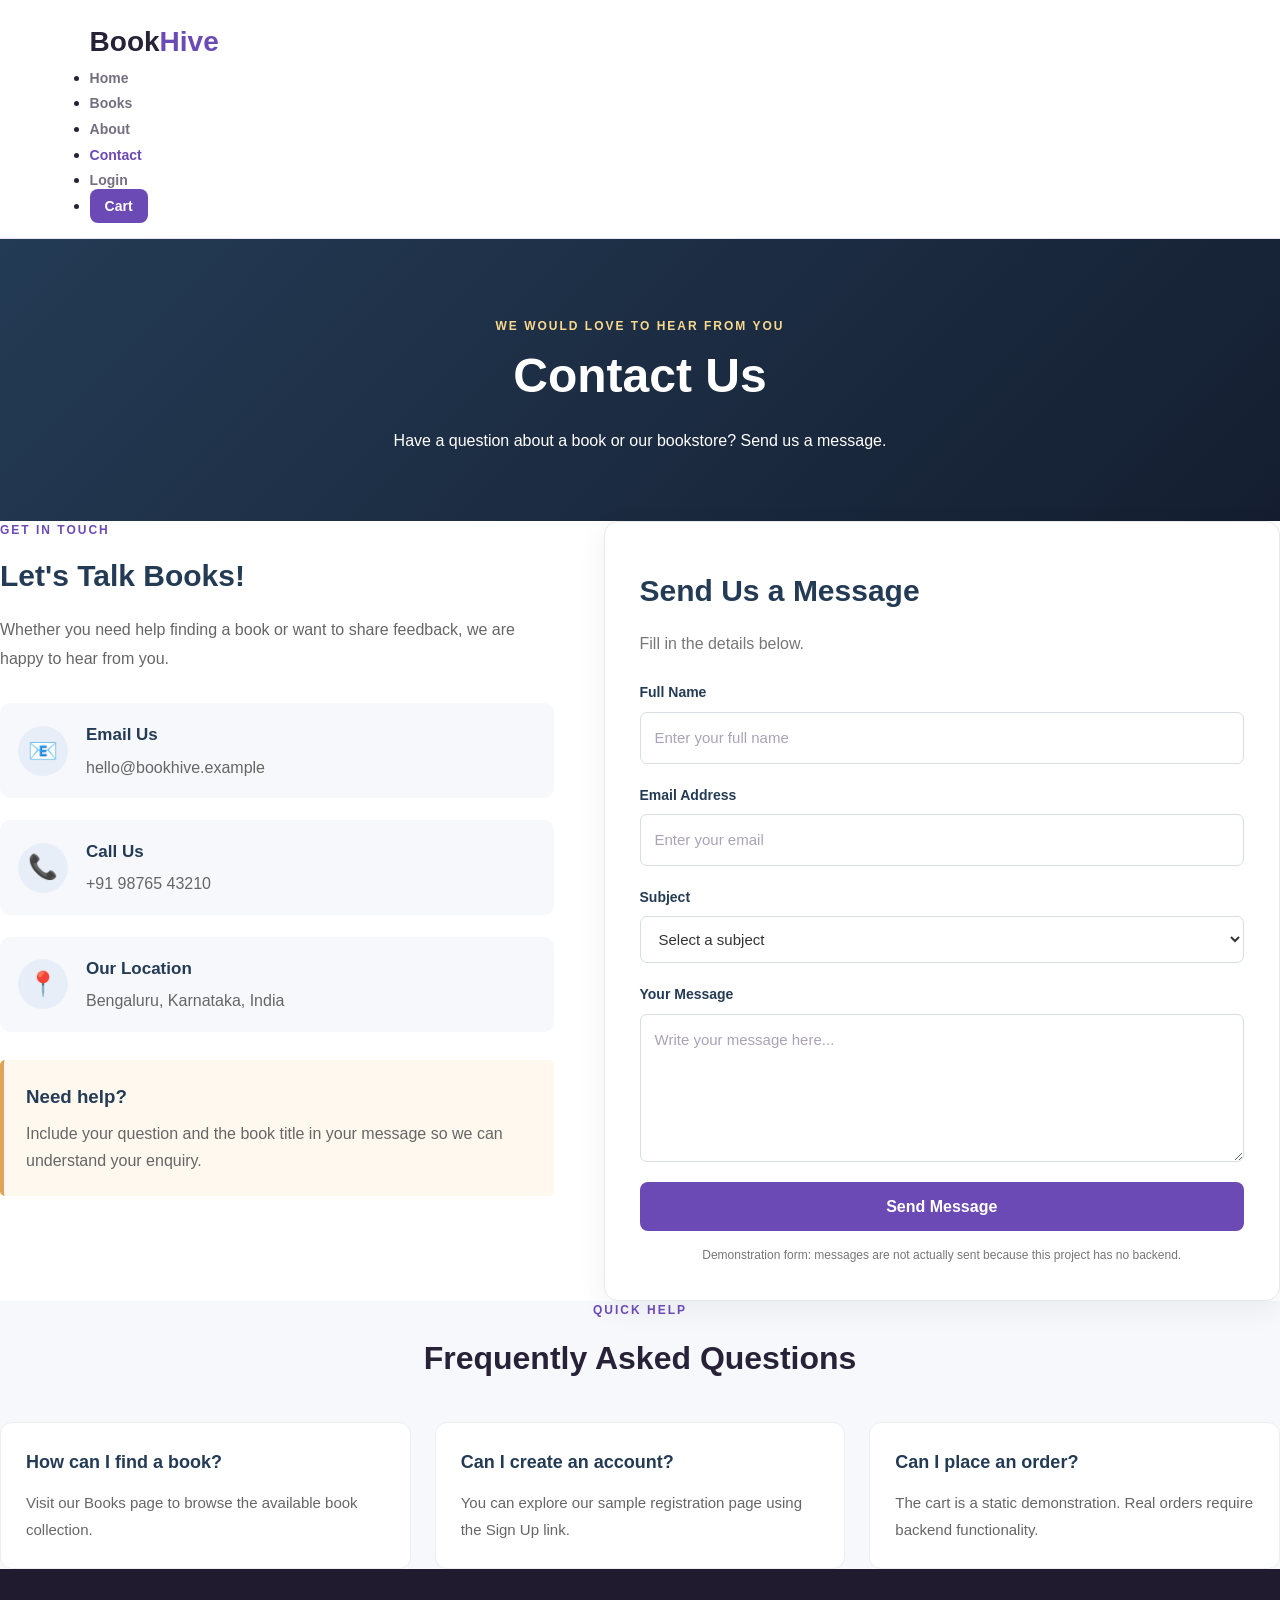
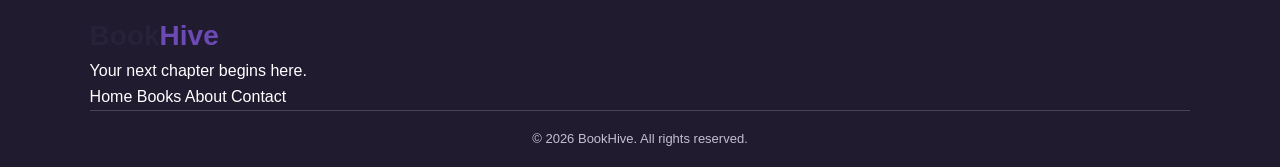
<file: contact.html>
<!DOCTYPE html>
<html lang="en">
<head>
    <meta charset="UTF-8">
    <meta name="viewport" content="width=device-width, initial-scale=1.0">
    <title>Contact Us | BookHive</title>
    <link rel="stylesheet" href="css/style.css">
</head>
<body>

    <!-- Navigation Bar -->
    <header class="navbar">
        <div class="container nav-container">
            <a href="index.html" class="logo">Book<span>Hive</span></a>

            <nav>
                <ul class="nav-links">
                    <li><a href="index.html">Home</a></li>
                    <li><a href="books.html">Books</a></li>
                    <li><a href="about.html">About</a></li>
                    <li><a href="contact.html" class="active">Contact</a></li>
                    <li><a href="login.html">Login</a></li>
                    <li><a href="cart.html" class="cart-link">Cart</a></li>
                </ul>
            </nav>
        </div>
    </header>

    <main>

        <!-- Contact Banner -->
        <section class="page-banner contact-banner">
            <div class="container">
                <p class="eyebrow">WE WOULD LOVE TO HEAR FROM YOU</p>
                <h1>Contact Us</h1>
                <p>
                    Have a question about a book or our bookstore?
                    Send us a message.
                </p>
            </div>
        </section>

        <!-- Contact Information and Form -->
        <section class="contact-section section-padding">
            <div class="container contact-layout">

                <!-- Contact Details -->
                <div class="contact-info">
                    <p class="eyebrow">GET IN TOUCH</p>
                    <h2>Let's Talk Books!</h2>

                    <p class="contact-description">
                        Whether you need help finding a book or want to
                        share feedback, we are happy to hear from you.
                    </p>

                    <div class="contact-info-card">
                        <div class="contact-icon">📧</div>
                        <div>
                            <h3>Email Us</h3>
                            <p>hello@bookhive.example</p>
                        </div>
                    </div>

                    <div class="contact-info-card">
                        <div class="contact-icon">📞</div>
                        <div>
                            <h3>Call Us</h3>
                            <p>+91 98765 43210</p>
                        </div>
                    </div>

                    <div class="contact-info-card">
                        <div class="contact-icon">📍</div>
                        <div>
                            <h3>Our Location</h3>
                            <p>Bengaluru, Karnataka, India</p>
                        </div>
                    </div>

                    <div class="contact-note">
                        <h3>Need help?</h3>
                        <p>
                            Include your question and the book title
                            in your message so we can understand
                            your enquiry.
                        </p>
                    </div>
                </div>

                <!-- Contact Form -->
                <div class="contact-form-card">
                    <h2>Send Us a Message</h2>
                    <p class="form-intro">
                        Fill in the details below.
                    </p>

                    <form action="#" method="get">

                        <div class="form-group">
                            <label for="contact-name">Full Name</label>
                            <input
                                type="text"
                                id="contact-name"
                                name="name"
                                placeholder="Enter your full name"
                                required>
                        </div>

                        <div class="form-group">
                            <label for="contact-email">Email Address</label>
                            <input
                                type="email"
                                id="contact-email"
                                name="email"
                                placeholder="Enter your email"
                                required>
                        </div>

                        <div class="form-group">
                            <label for="contact-subject">Subject</label>
                            <select
                                id="contact-subject"
                                name="subject"
                                required>
                                <option value="">Select a subject</option>
                                <option value="book-enquiry">Book Enquiry</option>
                                <option value="order-support">Order Support</option>
                                <option value="feedback">Feedback</option>
                                <option value="other">Other</option>
                            </select>
                        </div>

                        <div class="form-group">
                            <label for="contact-message">Your Message</label>
                            <textarea
                                id="contact-message"
                                name="message"
                                rows="5"
                                placeholder="Write your message here..."
                                required></textarea>
                        </div>

                        <button type="submit" class="btn btn-primary">
                            Send Message
                        </button>

                        <p class="form-disclaimer">
                            Demonstration form: messages are not actually
                            sent because this project has no backend.
                        </p>

                    </form>
                </div>

            </div>
        </section>

        <!-- Frequently Asked Questions -->
        <section class="contact-faq section-padding">
            <div class="container">
                <div class="section-heading">
                    <p class="eyebrow">QUICK HELP</p>
                    <h2>Frequently Asked Questions</h2>
                </div>

                <div class="faq-grid">

                    <article class="faq-card">
                        <h3>How can I find a book?</h3>
                        <p>
                            Visit our Books page to browse the
                            available book collection.
                        </p>
                    </article>

                    <article class="faq-card">
                        <h3>Can I create an account?</h3>
                        <p>
                            You can explore our sample registration
                            page using the Sign Up link.
                        </p>
                    </article>

                    <article class="faq-card">
                        <h3>Can I place an order?</h3>
                        <p>
                            The cart is a static demonstration.
                            Real orders require backend functionality.
                        </p>
                    </article>

                </div>
            </div>
        </section>

    </main>

    <!-- Footer -->
    <footer class="footer">
        <div class="container footer-container">
            <div class="footer-brand">
                <a href="index.html" class="logo">Book<span>Hive</span></a>
                <p>Your next chapter begins here.</p>
            </div>

            <div class="footer-links">
                <a href="index.html">Home</a>
                <a href="books.html">Books</a>
                <a href="about.html">About</a>
                <a href="contact.html">Contact</a>
            </div>

            <p class="copyright">
                &copy; 2026 BookHive. All rights reserved.
            </p>
        </div>
    </footer>

</body>
</html>
</file>
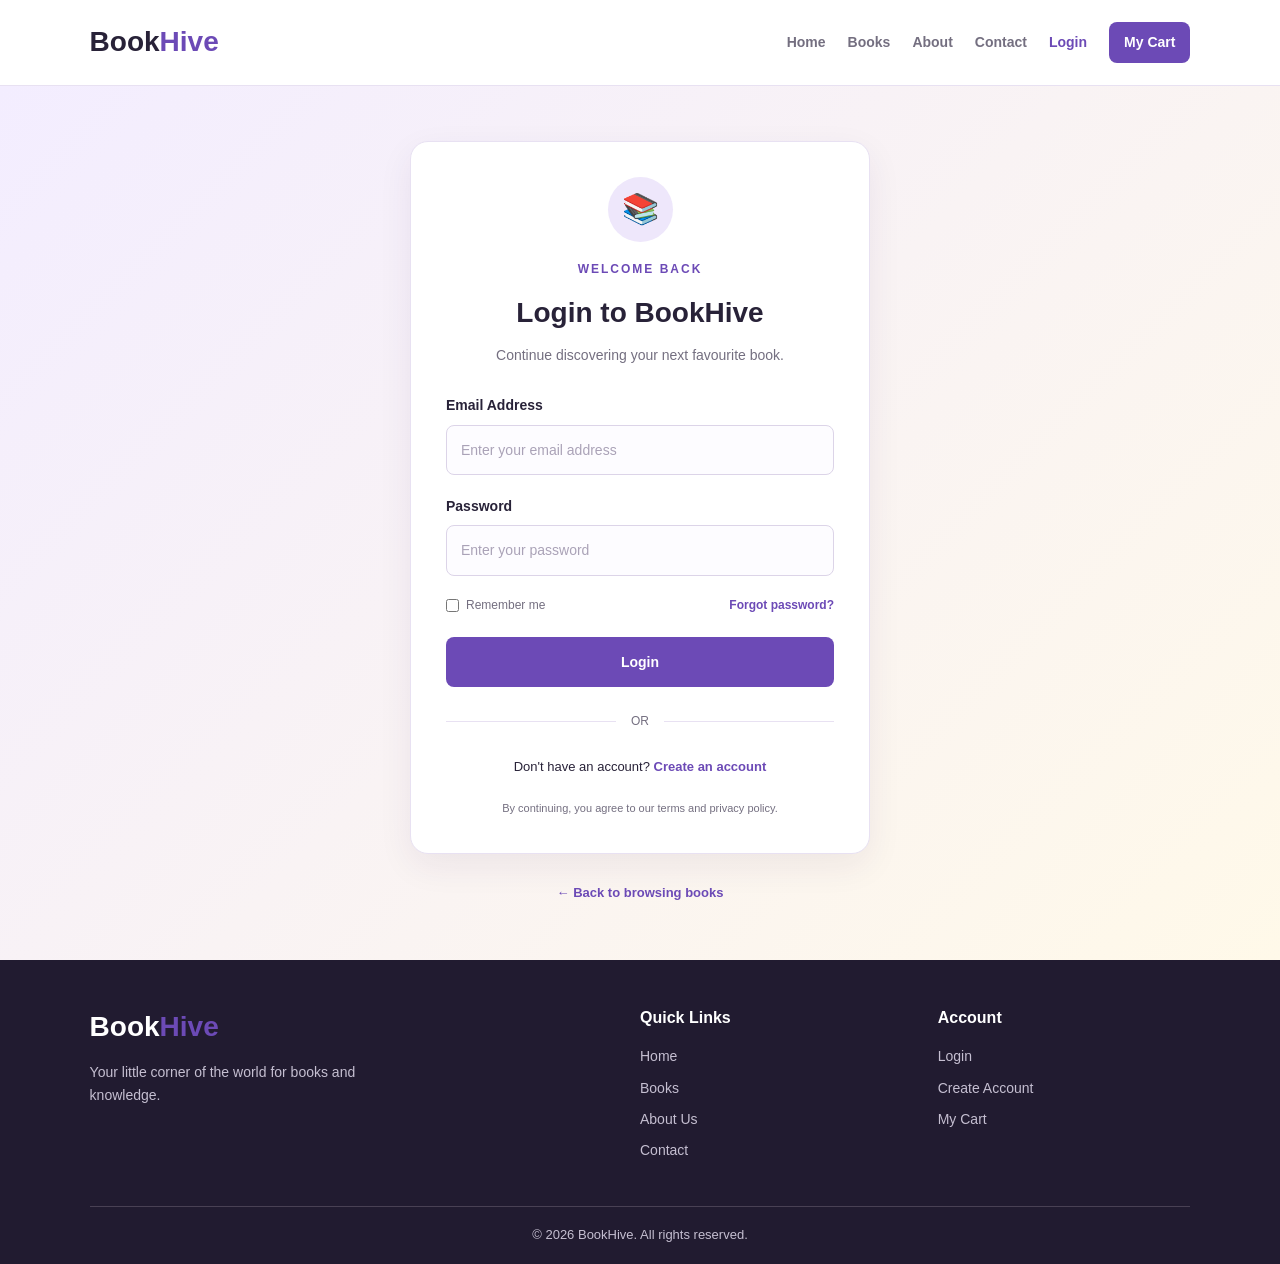
<file: login.html>
<!DOCTYPE html>
<html lang="en">
<head>
    <meta charset="UTF-8">
    <meta name="viewport" content="width=device-width, initial-scale=1.0">
    <title>Login | BookHive</title>
    <link rel="stylesheet" href="css/style.css">
</head>
<body>

    <!-- Navigation -->
    <header class="navbar">
        <a href="index.html" class="logo">Book<span>Hive</span></a>

        <nav>
            <a href="index.html">Home</a>
            <a href="books.html">Books</a>
            <a href="about.html">About</a>
            <a href="contact.html">Contact</a>
            <a href="login.html" class="active">Login</a>
            <a href="cart.html" class="cart-link">My Cart</a>
        </nav>
    </header>

    <!-- Login Page -->
    <main class="auth-page">

        <section class="auth-card">

            <div class="auth-heading">
                <div class="auth-icon">📚</div>
                <p class="eyebrow">WELCOME BACK</p>
                <h1>Login to BookHive</h1>
                <p>Continue discovering your next favourite book.</p>
            </div>

            <form action="#" method="get">

                <div class="form-group">
                    <label for="email">Email Address</label>
                    <input
                        type="email"
                        id="email"
                        name="email"
                        placeholder="Enter your email address"
                        autocomplete="email"
                        required>
                </div>

                <div class="form-group">
                    <label for="password">Password</label>
                    <input
                        type="password"
                        id="password"
                        name="password"
                        placeholder="Enter your password"
                        autocomplete="current-password"
                        required
                        minlength="6">
                </div>

                <div class="form-options">
                    <label class="remember-option">
                        <input type="checkbox" name="remember">
                        <span>Remember me</span>
                    </label>

                    <a href="contact.html" class="forgot-link">
                        Forgot password?
                    </a>
                </div>

                <button type="submit" class="btn btn-primary btn-full">
                    Login
                </button>

            </form>

            <div class="auth-divider">
                <span>OR</span>
            </div>

            <p class="auth-switch">
                Don't have an account?
                <a href="signup.html">Create an account</a>
            </p>

            <p class="auth-terms">
                By continuing, you agree to our terms and privacy policy.
            </p>

        </section>

        <div class="auth-back">
            <a href="books.html">← Back to browsing books</a>
        </div>

    </main>

    <!-- Footer -->
    <footer class="footer">
        <div class="footer-content">
            <div>
                <a href="index.html" class="logo footer-logo">
                    Book<span>Hive</span>
                </a>
                <p>Your little corner of the world for books and knowledge.</p>
            </div>

            <div>
                <h3>Quick Links</h3>
                <a href="index.html">Home</a>
                <a href="books.html">Books</a>
                <a href="about.html">About Us</a>
                <a href="contact.html">Contact</a>
            </div>

            <div>
                <h3>Account</h3>
                <a href="login.html">Login</a>
                <a href="signup.html">Create Account</a>
                <a href="cart.html">My Cart</a>
            </div>
        </div>

        <div class="copyright">
            <p>&copy; 2026 BookHive. All rights reserved.</p>
        </div>
    </footer>

</body>
</html>
</file>
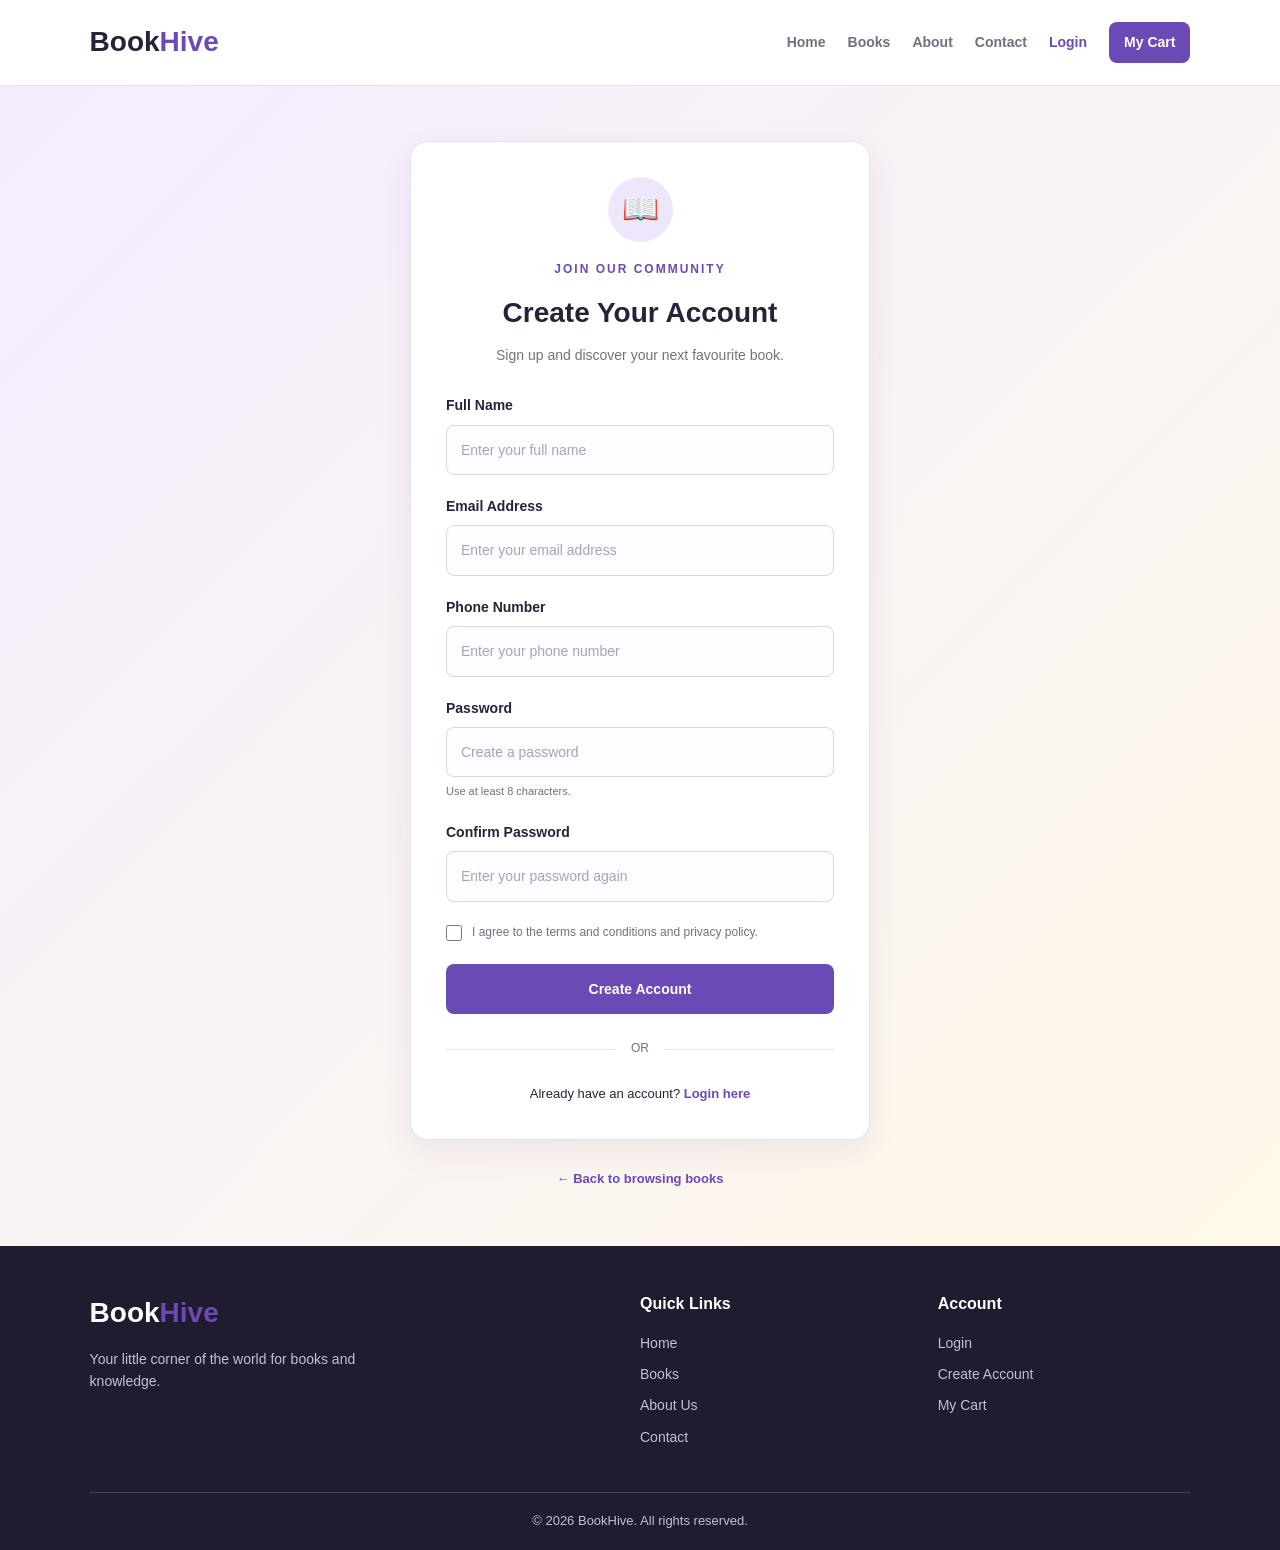
<file: signup.html>
<!DOCTYPE html>
<html lang="en">
<head>
    <meta charset="UTF-8">
    <meta name="viewport" content="width=device-width, initial-scale=1.0">
    <title>Create Account | BookHive</title>
    <link rel="stylesheet" href="css/style.css">
</head>
<body>

    <!-- Navigation -->
    <header class="navbar">
        <a href="index.html" class="logo">Book<span>Hive</span></a>

        <nav>
            <a href="index.html">Home</a>
            <a href="books.html">Books</a>
            <a href="about.html">About</a>
            <a href="contact.html">Contact</a>
            <a href="login.html" class="active">Login</a>
            <a href="cart.html" class="cart-link">My Cart</a>
        </nav>
    </header>

    <!-- Signup Page -->
    <main class="auth-page">

        <section class="auth-card">

            <div class="auth-heading">
                <div class="auth-icon">📖</div>
                <p class="eyebrow">JOIN OUR COMMUNITY</p>
                <h1>Create Your Account</h1>
                <p>Sign up and discover your next favourite book.</p>
            </div>

            <form action="#" method="get">

                <div class="form-group">
                    <label for="fullname">Full Name</label>
                    <input
                        type="text"
                        id="fullname"
                        name="fullname"
                        placeholder="Enter your full name"
                        autocomplete="name"
                        required
                        minlength="3">
                </div>

                <div class="form-group">
                    <label for="signup-email">Email Address</label>
                    <input
                        type="email"
                        id="signup-email"
                        name="email"
                        placeholder="Enter your email address"
                        autocomplete="email"
                        required>
                </div>

                <div class="form-group">
                    <label for="phone">Phone Number</label>
                    <input
                        type="tel"
                        id="phone"
                        name="phone"
                        placeholder="Enter your phone number"
                        autocomplete="tel"
                        pattern="[0-9]{10}"
                        title="Enter a 10-digit phone number"
                        required>
                </div>

                <div class="form-group">
                    <label for="signup-password">Password</label>
                    <input
                        type="password"
                        id="signup-password"
                        name="password"
                        placeholder="Create a password"
                        autocomplete="new-password"
                        minlength="8"
                        required>
                    <p class="field-help">Use at least 8 characters.</p>
                </div>

                <div class="form-group">
                    <label for="confirm-password">Confirm Password</label>
                    <input
                        type="password"
                        id="confirm-password"
                        name="confirm-password"
                        placeholder="Enter your password again"
                        autocomplete="new-password"
                        minlength="8"
                        required>
                </div>

                <div class="signup-terms">
                    <input type="checkbox" id="terms" name="terms" required>

                    <label for="terms">
                        I agree to the terms and conditions and privacy policy.
                    </label>
                </div>

                <button type="submit" class="btn btn-primary btn-full">
                    Create Account
                </button>

            </form>

            <div class="auth-divider">
                <span>OR</span>
            </div>

            <p class="auth-switch">
                Already have an account?
                <a href="login.html">Login here</a>
            </p>

        </section>

        <div class="auth-back">
            <a href="books.html">← Back to browsing books</a>
        </div>

    </main>

    <!-- Footer -->
    <footer class="footer">
        <div class="footer-content">
            <div>
                <a href="index.html" class="logo footer-logo">
                    Book<span>Hive</span>
                </a>
                <p>Your little corner of the world for books and knowledge.</p>
            </div>

            <div>
                <h3>Quick Links</h3>
                <a href="index.html">Home</a>
                <a href="books.html">Books</a>
                <a href="about.html">About Us</a>
                <a href="contact.html">Contact</a>
            </div>

            <div>
                <h3>Account</h3>
                <a href="login.html">Login</a>
                <a href="signup.html">Create Account</a>
                <a href="cart.html">My Cart</a>
            </div>
        </div>

        <div class="copyright">
            <p>&copy; 2026 BookHive. All rights reserved.</p>
        </div>
    </footer>

</body>
</html>
</file>
<file: css/style.css>
/* =========================
   1. BASIC RESET
========================= */

* {
    margin: 0;
    padding: 0;
    box-sizing: border-box;
}

:root {
    --primary: #6c4ab6;
    --primary-dark: #50328f;
    --accent: #f2b84b;
    --background: #faf8ff;
    --white: #ffffff;
    --text: #282238;
    --muted: #746f80;
    --border: #e8e1f2;
}

html {
    scroll-behavior: smooth;
}

body {
    font-family: Arial, Helvetica, sans-serif;
    background: var(--background);
    color: var(--text);
    line-height: 1.6;
}

a {
    text-decoration: none;
    color: inherit;
}

img {
    display: block;
    max-width: 100%;
}

button,
input,
textarea,
select {
    font: inherit;
}

.section {
    padding: 70px 7%;
}

/* =========================
   2. NAVIGATION BAR
========================= */

.navbar {
    display: flex;
    align-items: center;
    justify-content: space-between;
    gap: 25px;
    padding: 20px 7%;
    background: var(--white);
    border-bottom: 1px solid var(--border);
}

.logo {
    font-size: 28px;
    font-weight: 800;
    color: var(--text);
    white-space: nowrap;
}

.logo span {
    color: var(--primary);
}

.navbar nav {
    display: flex;
    align-items: center;
    flex-wrap: wrap;
    gap: 22px;
}

.navbar nav a {
    font-size: 14px;
    font-weight: 600;
    color: var(--muted);
    transition: color 0.3s;
}

.navbar nav a:hover,
.navbar nav a.active {
    color: var(--primary);
}

.navbar nav .cart-link {
    padding: 9px 15px;
    background: var(--primary);
    color: var(--white);
    border-radius: 8px;
}

/* =========================
   3. BUTTONS
========================= */

.btn {
    display: inline-block;
    padding: 12px 22px;
    border: 2px solid transparent;
    border-radius: 8px;
    text-align: center;
    font-weight: 700;
    font-size: 14px;
    cursor: pointer;
    transition: 0.3s;
}

.btn-primary {
    background: var(--primary);
    color: var(--white);
}

.btn-primary:hover {
    background: var(--primary-dark);
    transform: translateY(-2px);
}

.btn-secondary {
    border-color: var(--primary);
    color: var(--primary);
    background: transparent;
}

.btn-secondary:hover {
    background: var(--primary);
    color: var(--white);
}

.btn-light {
    background: var(--white);
    color: var(--primary);
}

.btn-light:hover {
    background: var(--accent);
    color: var(--text);
}

.btn-full {
    display: block;
    width: 100%;
}

.center-button {
    text-align: center;
    margin-top: 35px;
}

/* =========================
   4. HERO SECTION
========================= */

.hero {
    display: grid;
    grid-template-columns: 1fr 1fr;
    align-items: center;
    gap: 55px;
    padding: 65px 7%;
    background: linear-gradient(135deg, #f3edff, #fff9e9);
}

.hero-content {
    max-width: 570px;
}

.eyebrow {
    color: var(--primary);
    font-size: 12px;
    font-weight: 800;
    letter-spacing: 2px;
    margin-bottom: 12px;
}

.hero h1 {
    font-size: clamp(36px, 5vw, 58px);
    line-height: 1.15;
    margin-bottom: 22px;
}

.hero-content > p:not(.eyebrow) {
    color: var(--muted);
    font-size: 16px;
    margin-bottom: 28px;
}

.hero-buttons {
    display: flex;
    flex-wrap: wrap;
    gap: 14px;
}

.hero-image img {
    width: 100%;
    height: 390px;
    object-fit: cover;
    border-radius: 20px;
    box-shadow: 0 15px 35px #39235c20;
}

/* =========================
   5. SECTION HEADINGS
========================= */

.section-heading {
    text-align: center;
    margin-bottom: 38px;
}

.section-heading h2 {
    font-size: 32px;
    margin-bottom: 8px;
}

.section-heading > p:last-child {
    color: var(--muted);
}

/* =========================
   6. CATEGORY CARDS
========================= */

.category-grid {
    display: grid;
    grid-template-columns: repeat(4, minmax(0, 1fr));
    gap: 20px;
}

.category-card {
    padding: 28px 18px;
    background: var(--white);
    border: 1px solid var(--border);
    border-radius: 14px;
    text-align: center;
    transition: 0.3s;
}

.category-card:hover {
    transform: translateY(-6px);
    border-color: var(--primary);
    box-shadow: 0 10px 25px #39235c12;
}

.category-icon {
    display: block;
    font-size: 35px;
    margin-bottom: 12px;
}

.category-card h3 {
    margin-bottom: 8px;
    font-size: 17px;
}

.category-card p {
    font-size: 13px;
    color: var(--muted);
}

/* =========================
   7. FEATURED BOOKS
========================= */

.featured {
    background: #f4f0fa;
}

.book-grid {
    display: grid;
    grid-template-columns: repeat(4, minmax(0, 1fr));
    gap: 24px;
}

.book-card {
    overflow: hidden;
    background: var(--white);
    border: 1px solid var(--border);
    border-radius: 14px;
    transition: transform 0.3s, box-shadow 0.3s;
}

.book-card:hover {
    transform: translateY(-6px);
    box-shadow: 0 12px 28px #39235c15;
}

.book-card > img {
    width: 100%;
    height: 210px;
    object-fit: cover;
    background: #eee7f8;
}

.book-info {
    padding: 20px;
}

.book-category {
    color: var(--primary);
    font-size: 12px;
    font-weight: 700;
    margin-bottom: 6px;
}

.book-info h3 {
    font-size: 18px;
    margin-bottom: 4px;
}

.author {
    color: var(--muted);
    font-size: 13px;
}

.price {
    color: var(--primary);
    font-size: 20px;
    font-weight: 800;
    margin: 15px 0;
}

/* =========================
   8. PROMOTIONAL SECTION
========================= */

.promo {
    margin: 70px 7%;
    padding: 50px 35px;
    text-align: center;
    background: linear-gradient(135deg, #6c4ab6, #483078);
    color: var(--white);
    border-radius: 18px;
}

.promo .eyebrow {
    color: #f9d98e;
}

.promo h2 {
    font-size: 32px;
    margin-bottom: 12px;
}

.promo p:not(.eyebrow) {
    margin-bottom: 25px;
    color: #eee6ff;
}

/* =========================
   9. FOOTER
========================= */

.footer {
    background: #211b30;
    color: var(--white);
    padding: 45px 7% 0;
}

.footer-content {
    display: grid;
    grid-template-columns: 2fr 1fr 1fr;
    gap: 45px;
    padding-bottom: 35px;
}

.footer-logo {
    display: inline-block;
    color: var(--white);
    margin-bottom: 12px;
}

.footer-content p {
    color: #c5bfd1;
    font-size: 14px;
    max-width: 330px;
}

.footer-content h3 {
    font-size: 16px;
    margin-bottom: 15px;
}

.footer-content > div:not(:first-child) a {
    display: block;
    color: #c5bfd1;
    font-size: 14px;
    margin-bottom: 9px;
}

.footer-content a:hover {
    color: var(--accent);
}

.copyright {
    padding: 18px 0;
    text-align: center;
    border-top: 1px solid #494154;
    color: #c5bfd1;
    font-size: 13px;
}

/* =========================
   10. RESPONSIVE DESIGN
========================= */

@media (max-width: 1000px) {
    .navbar {
        align-items: flex-start;
        flex-direction: column;
    }

    .category-grid,
    .book-grid {
        grid-template-columns: repeat(2, minmax(0, 1fr));
    }

    .hero {
        gap: 30px;
    }
}

@media (max-width: 650px) {
    .navbar {
        padding: 18px 5%;
    }

    .navbar nav {
        gap: 12px 16px;
    }

    .navbar nav a {
        font-size: 13px;
    }

    .hero {
        grid-template-columns: 1fr;
        padding: 45px 5%;
    }

    .hero-image img {
        height: 260px;
    }

    .section {
        padding: 50px 5%;
    }

    .category-grid,
    .book-grid {
        grid-template-columns: 1fr;
    }

    .book-card > img {
        height: 250px;
    }

    .promo {
        margin: 45px 5%;
        padding: 38px 20px;
    }

    .promo h2 {
        font-size: 26px;
    }

    .footer {
        padding: 35px 5% 0;
    }

    .footer-content {
        grid-template-columns: 1fr;
        gap: 28px;
    }
}

/* =========================
   BOOK CATALOGUE PAGE
========================= */

.page-banner {
    padding: 65px 7%;
    text-align: center;
    background: linear-gradient(135deg, #6c4ab6, #483078);
    color: white;
}

.page-banner .eyebrow {
    color: #f9d98e;
}

.page-banner h1 {
    font-size: clamp(32px, 5vw, 48px);
    margin-bottom: 12px;
}

.page-banner > p:not(.eyebrow) {
    color: #eee6ff;
    margin-bottom: 25px;
}

.catalogue-heading {
    display: flex;
    justify-content: space-between;
    align-items: center;
    flex-wrap: wrap;
    gap: 20px;
    margin-bottom: 25px;
}

.catalogue-heading h2 {
    font-size: 30px;
}

.muted-text,
.result-count {
    color: var(--muted);
    font-size: 14px;
}

.result-count {
    background: var(--white);
    padding: 10px 16px;
    border: 1px solid var(--border);
    border-radius: 8px;
}

.filter-list {
    display: flex;
    flex-wrap: wrap;
    gap: 12px;
    margin-bottom: 35px;
}

.filter-chip {
    padding: 9px 17px;
    border: 1px solid var(--border);
    border-radius: 25px;
    background: var(--white);
    color: var(--muted);
    font-size: 13px;
    font-weight: 700;
}

.filter-chip:hover,
.filter-chip.selected {
    background: var(--primary);
    border-color: var(--primary);
    color: var(--white);
}

.catalogue-grid {
    align-items: stretch;
}

.book-description {
    min-height: 62px;
    margin-top: 10px;
    color: var(--muted);
    font-size: 13px;
}

.catalogue-note {
    margin-top: 55px;
    padding: 35px 20px;
    background: var(--white);
    border: 1px solid var(--border);
    border-radius: 14px;
    text-align: center;
}

.catalogue-note h2 {
    margin-bottom: 8px;
}

.catalogue-note p {
    margin-bottom: 20px;
    color: var(--muted);
}

@media (max-width: 650px) {
    .page-banner {
        padding: 45px 5%;
    }

    .catalogue-heading {
        align-items: flex-start;
        flex-direction: column;
    }

    .filter-list {
        gap: 8px;
    }

    .filter-chip {
        padding: 8px 12px;
    }
}

/* =========================
   BOOK DETAILS PAGE
========================= */

.breadcrumb {
    padding: 20px 7%;
    color: var(--muted);
    font-size: 13px;
    background: var(--white);
    border-bottom: 1px solid var(--border);
}

.breadcrumb a {
    color: var(--primary);
    font-weight: 600;
}

.breadcrumb span {
    color: var(--text);
}

.book-detail-section {
    display: grid;
    grid-template-columns: 0.85fr 1.15fr;
    align-items: start;
    gap: 55px;
    padding: 55px 7%;
}

.book-detail-image {
    padding: 25px;
    background: var(--white);
    border: 1px solid var(--border);
    border-radius: 16px;
}

.book-detail-image img {
    width: 100%;
    height: 430px;
    object-fit: cover;
    border-radius: 10px;
}

.image-caption {
    margin-top: 15px;
    color: var(--muted);
    text-align: center;
    font-size: 13px;
}

.detail-category {
    display: inline-block;
    padding: 6px 12px;
    background: #eee7fb;
    color: var(--primary);
    border-radius: 20px;
    font-size: 12px;
    font-weight: 700;
}

.book-detail-info h1 {
    margin-top: 15px;
    font-size: clamp(32px, 4vw, 44px);
    line-height: 1.2;
}

.detail-author {
    margin-top: 10px;
    color: var(--muted);
}

.book-rating {
    display: flex;
    align-items: center;
    flex-wrap: wrap;
    gap: 10px;
    margin-top: 15px;
}

.book-rating span {
    color: #e5a51d;
    letter-spacing: 3px;
    font-size: 19px;
}

.book-rating small {
    color: var(--muted);
}

.detail-price {
    margin-top: 18px;
    color: var(--primary);
    font-size: 32px;
    font-weight: 800;
}

.availability {
    margin-top: 8px;
    color: #267747;
    font-size: 14px;
}

.available-dot {
    display: inline-block;
    width: 9px;
    height: 9px;
    margin-right: 7px;
    background: #35a765;
    border-radius: 50%;
}

.detail-divider {
    height: 1px;
    margin: 25px 0;
    background: var(--border);
}

.book-detail-info h2 {
    margin-bottom: 10px;
    font-size: 21px;
}

.detail-description {
    color: var(--muted);
    font-size: 14px;
    line-height: 1.9;
}

.book-specifications {
    display: grid;
    grid-template-columns: 1fr 1fr;
    gap: 18px;
    margin-top: 25px;
    padding: 20px;
    background: var(--white);
    border: 1px solid var(--border);
    border-radius: 12px;
}

.book-specifications div {
    display: flex;
    flex-direction: column;
    gap: 5px;
}

.book-specifications span {
    color: var(--muted);
    font-size: 12px;
}

.book-specifications strong {
    font-size: 14px;
}

.detail-actions {
    display: flex;
    flex-wrap: wrap;
    gap: 12px;
    margin-top: 25px;
}

.detail-note {
    margin-top: 18px;
    color: var(--muted);
    font-size: 12px;
}

/* Benefits */

.detail-benefits {
    display: grid;
    grid-template-columns: repeat(3, minmax(0, 1fr));
    gap: 25px;
    padding: 45px 7%;
    background: #f0eafa;
    text-align: center;
}

.detail-benefits span {
    font-size: 30px;
}

.detail-benefits h3 {
    margin: 10px 0 5px;
    font-size: 16px;
}

.detail-benefits p {
    color: var(--muted);
    font-size: 13px;
}

/* Responsive */

@media (max-width: 800px) {
    .book-detail-section {
        grid-template-columns: 1fr;
        gap: 30px;
    }

    .book-detail-image img {
        height: 350px;
    }
}

@media (max-width: 600px) {
    .breadcrumb {
        padding: 15px 5%;
    }

    .book-detail-section {
        padding: 35px 5%;
    }

    .book-detail-image {
        padding: 15px;
    }

    .book-detail-image img {
        height: 280px;
    }

    .detail-actions {
        flex-direction: column;
    }

    .detail-actions .btn {
        width: 100%;
    }

    .detail-benefits {
        grid-template-columns: 1fr;
        padding: 35px 5%;
    }
}

/* =========================
   SHOPPING CART PAGE
========================= */

.cart-page {
    background: var(--background);
}

.cart-heading {
    display: flex;
    justify-content: space-between;
    align-items: center;
    flex-wrap: wrap;
    gap: 15px;
    margin-bottom: 28px;
}

.cart-heading h2 {
    font-size: 28px;
}

.continue-link {
    color: var(--primary);
    font-size: 14px;
    font-weight: 700;
}

.cart-layout {
    display: grid;
    grid-template-columns: 1.7fr 1fr;
    align-items: start;
    gap: 28px;
}

.cart-items {
    display: flex;
    flex-direction: column;
    gap: 20px;
}

.cart-item {
    display: grid;
    grid-template-columns: 130px 1fr auto;
    align-items: start;
    gap: 20px;
    padding: 22px;
    background: var(--white);
    border: 1px solid var(--border);
    border-radius: 14px;
}

.cart-item > img {
    width: 130px;
    height: 165px;
    object-fit: cover;
    border-radius: 8px;
}

.cart-item-info h3 {
    margin: 5px 0;
    font-size: 19px;
}

.cart-item-price {
    margin-top: 10px;
    color: var(--primary);
    font-size: 19px;
    font-weight: 800;
}

.cart-quantity {
    display: flex;
    align-items: center;
    gap: 10px;
    margin-top: 12px;
    font-size: 13px;
    color: var(--muted);
}

.quantity-value {
    display: inline-block;
    min-width: 35px;
    padding: 4px 10px;
    text-align: center;
    border: 1px solid var(--border);
    border-radius: 5px;
    color: var(--text);
}

.remove-link {
    display: inline-block;
    margin-top: 12px;
    color: #c14343;
    font-size: 12px;
    font-weight: 700;
}

.cart-item-total {
    display: flex;
    flex-direction: column;
    gap: 7px;
    text-align: right;
    font-size: 12px;
    color: var(--muted);
}

.cart-item-total strong {
    color: var(--text);
    font-size: 17px;
}

.cart-message {
    display: flex;
    align-items: center;
    gap: 15px;
    padding: 22px;
    background: #eee7fb;
    border-radius: 12px;
}

.cart-message > span {
    font-size: 30px;
}

.cart-message h3 {
    font-size: 15px;
    margin-bottom: 5px;
}

.cart-message p {
    color: var(--muted);
    font-size: 13px;
}

/* Order Summary */

.order-summary {
    padding: 25px;
    background: var(--white);
    border: 1px solid var(--border);
    border-radius: 14px;
}

.order-summary h2 {
    margin-bottom: 22px;
    font-size: 22px;
}

.summary-row {
    display: flex;
    justify-content: space-between;
    gap: 12px;
    margin: 16px 0;
    color: var(--muted);
    font-size: 14px;
}

.summary-row > span:last-child {
    color: var(--text);
    font-weight: 600;
}

.summary-row .free-delivery {
    color: #267747;
}

.summary-divider {
    height: 1px;
    margin: 22px 0;
    background: var(--border);
}

.total-row {
    color: var(--text);
    font-size: 18px;
}

.total-row strong:last-child {
    color: var(--primary);
}

.checkout-btn {
    margin-top: 20px;
}

.checkout-note {
    margin-top: 13px;
    color: var(--muted);
    font-size: 11px;
    text-align: center;
}

.payment-info {
    display: flex;
    align-items: center;
    justify-content: center;
    gap: 8px;
    margin-top: 20px;
    padding-top: 18px;
    border-top: 1px solid var(--border);
}

.payment-info span {
    font-size: 18px;
}

.payment-info p {
    color: var(--muted);
    font-size: 12px;
}

/* Cart Benefits */

.cart-benefits {
    display: grid;
    grid-template-columns: repeat(3, minmax(0, 1fr));
    gap: 20px;
    margin-top: 50px;
    padding: 30px;
    background: var(--white);
    border: 1px solid var(--border);
    border-radius: 14px;
    text-align: center;
}

.cart-benefits span {
    font-size: 28px;
}

.cart-benefits h3 {
    margin: 8px 0;
    font-size: 15px;
}

.cart-benefits p {
    color: var(--muted);
    font-size: 12px;
}

/* Responsive Cart */

@media (max-width: 900px) {
    .cart-layout {
        grid-template-columns: 1fr;
    }
}

@media (max-width: 600px) {
    .cart-item {
        grid-template-columns: 90px 1fr;
        gap: 15px;
        padding: 15px;
    }

    .cart-item > img {
        width: 90px;
        height: 125px;
    }

    .cart-item-total {
        grid-column: 2;
        text-align: left;
    }

    .cart-benefits {
        grid-template-columns: 1fr;
        padding: 25px;
    }

    .order-summary {
        padding: 20px;
    }
}

/* =========================
   LOGIN AND SIGNUP PAGES
========================= */

.auth-page {
    min-height: 650px;
    padding: 55px 20px;
    background: linear-gradient(135deg, #f3edff, #fff9e9);
}

.auth-card {
    width: 100%;
    max-width: 460px;
    margin: 0 auto;
    padding: 35px;
    background: var(--white);
    border: 1px solid var(--border);
    border-radius: 18px;
    box-shadow: 0 12px 35px #39235c12;
}

.auth-heading {
    text-align: center;
    margin-bottom: 28px;
}

.auth-icon {
    display: inline-flex;
    align-items: center;
    justify-content: center;
    width: 65px;
    height: 65px;
    margin-bottom: 18px;
    background: #eee7fb;
    border-radius: 50%;
    font-size: 30px;
}

.auth-heading h1 {
    margin: 8px 0;
    font-size: 28px;
}

.auth-heading > p:last-child {
    color: var(--muted);
    font-size: 14px;
}

.form-group {
    margin-bottom: 20px;
}

.form-group label {
    display: block;
    margin-bottom: 8px;
    font-size: 14px;
    font-weight: 700;
}

.form-group input,
.form-group textarea,
.form-group select {
    display: block;
    width: 100%;
    padding: 13px 14px;
    border: 1px solid #dcd4e8;
    border-radius: 8px;
    outline: none;
    background: #fdfcff;
    color: var(--text);
    font-size: 14px;
}

.form-group input:focus,
.form-group textarea:focus,
.form-group select:focus {
    border-color: var(--primary);
    box-shadow: 0 0 0 3px #6c4ab618;
}

.form-group input::placeholder,
.form-group textarea::placeholder {
    color: #aaa2b7;
}

.form-options {
    display: flex;
    justify-content: space-between;
    align-items: center;
    flex-wrap: wrap;
    gap: 12px;
    margin: 5px 0 22px;
    font-size: 12px;
}

.remember-option {
    display: flex;
    align-items: center;
    gap: 7px;
    color: var(--muted);
}

.remember-option input {
    accent-color: var(--primary);
}

.forgot-link,
.auth-switch a {
    color: var(--primary);
    font-weight: 700;
}

.auth-divider {
    display: flex;
    align-items: center;
    gap: 15px;
    margin: 25px 0;
    color: var(--muted);
    font-size: 12px;
}

.auth-divider::before,
.auth-divider::after {
    content: "";
    flex: 1;
    height: 1px;
    background: var(--border);
}

.auth-switch {
    text-align: center;
    font-size: 13px;
}

.auth-terms {
    margin-top: 22px;
    text-align: center;
    color: var(--muted);
    font-size: 11px;
    line-height: 1.7;
}

.auth-back {
    margin-top: 25px;
    text-align: center;
}

.auth-back a {
    color: var(--primary);
    font-size: 13px;
    font-weight: 700;
}

@media (max-width: 500px) {
    .auth-page {
        padding: 35px 15px;
    }

    .auth-card {
        padding: 25px 20px;
    }

    .auth-heading h1 {
        font-size: 24px;
    }
}

/* =========================
   SIGNUP PAGE
========================= */

.field-help {
    margin-top: 6px;
    color: var(--muted);
    font-size: 11px;
}

.signup-terms {
    display: flex;
    align-items: flex-start;
    gap: 10px;
    margin: 5px 0 22px;
}

.signup-terms input {
    width: 16px;
    height: 16px;
    margin-top: 3px;
    flex-shrink: 0;
    accent-color: var(--primary);
}

.signup-terms label {
    color: var(--muted);
    font-size: 12px;
    line-height: 1.7;
}

.signup-terms label a {
    color: var(--primary);
    font-weight: 700;
}

@media (max-width: 500px) {
    .signup-terms {
        gap: 8px;
    }
}

/* =====================================
   ABOUT PAGE
===================================== */

.about-banner {
    background: linear-gradient(135deg, #243b55, #141e30);
    color: #ffffff;
}

.about-banner h1 {
    color: #ffffff;
}

.about-banner p {
    max-width: 650px;
    margin: 12px auto 0;
    line-height: 1.8;
}

.about-intro {
    background: #ffffff;
}

.about-layout {
    display: grid;
    grid-template-columns: 1fr 1fr;
    align-items: center;
    gap: 55px;
}

.about-image img {
    width: 100%;
    height: 430px;
    object-fit: cover;
    border-radius: 18px;
    display: block;
    box-shadow: 0 12px 35px rgba(0, 0, 0, 0.10);
}

.about-content h2 {
    font-size: 34px;
    line-height: 1.3;
    margin: 10px 0 20px;
    color: #243b55;
}

.about-content p {
    color: #666666;
    line-height: 1.9;
    margin-bottom: 16px;
}

.about-content .btn {
    display: inline-block;
    margin-top: 10px;
}

/* Mission and vision */

.mission-section {
    background: #f7f8fc;
}

.mission-grid {
    display: grid;
    grid-template-columns: repeat(3, 1fr);
    gap: 25px;
    margin-top: 40px;
}

.mission-card {
    background: #ffffff;
    padding: 32px 25px;
    text-align: center;
    border-radius: 14px;
    border: 1px solid #eeeeee;
    box-shadow: 0 5px 20px rgba(0, 0, 0, 0.04);
    transition: transform 0.3s ease, box-shadow 0.3s ease;
}

.mission-card:hover {
    transform: translateY(-6px);
    box-shadow: 0 12px 28px rgba(0, 0, 0, 0.09);
}

.mission-icon {
    font-size: 40px;
    margin-bottom: 18px;
}

.mission-card h3 {
    color: #243b55;
    margin-bottom: 12px;
    font-size: 21px;
}

.mission-card p {
    color: #666666;
    line-height: 1.8;
    font-size: 15px;
}

/* Why choose BookHive */

.why-bookhive {
    background: #ffffff;
}

.why-grid {
    display: grid;
    grid-template-columns: repeat(2, 1fr);
    gap: 28px;
    margin-top: 35px;
}

.why-item {
    display: flex;
    align-items: flex-start;
    gap: 18px;
    padding: 24px;
    border-radius: 12px;
    background: #f8f9fc;
}

.why-item > span {
    font-size: 30px;
    flex-shrink: 0;
}

.why-item h3 {
    color: #243b55;
    margin-bottom: 8px;
    font-size: 19px;
}

.why-item p {
    color: #666666;
    line-height: 1.7;
    font-size: 15px;
}

/* About call to action */

.about-cta {
    background: #243b55;
    color: #ffffff;
    text-align: center;
    padding: 65px 20px;
}

.about-cta h2 {
    color: #ffffff;
    font-size: 32px;
    margin-bottom: 15px;
}

.about-cta p {
    color: #e0e6ed;
    margin-bottom: 25px;
    line-height: 1.7;
}

.btn-light {
    display: inline-block;
    background: #ffffff;
    color: #243b55;
    padding: 13px 25px;
    border-radius: 6px;
    text-decoration: none;
    font-weight: 600;
    transition: background 0.3s ease;
}

.btn-light:hover {
    background: #e8edf4;
}

/* About page responsive design */

@media (max-width: 900px) {
    .about-layout {
        grid-template-columns: 1fr;
        gap: 35px;
    }

    .about-image img {
        height: 350px;
    }

    .mission-grid {
        grid-template-columns: repeat(2, 1fr);
    }
}

@media (max-width: 600px) {
    .about-content h2 {
        font-size: 28px;
    }

    .about-image img {
        height: 270px;
    }

    .mission-grid,
    .why-grid {
        grid-template-columns: 1fr;
    }

    .mission-card {
        padding: 25px 20px;
    }

    .why-item {
        padding: 20px;
    }

    .about-cta h2 {
        font-size: 26px;
    }
}

/* =====================================
   CONTACT PAGE
===================================== */

.contact-banner {
    background: linear-gradient(135deg, #243b55, #141e30);
    color: #ffffff;
}

.contact-banner h1 {
    color: #ffffff;
}

.contact-banner p {
    max-width: 650px;
    margin: 12px auto 0;
    line-height: 1.8;
}

.contact-section {
    background: #ffffff;
}

.contact-layout {
    display: grid;
    grid-template-columns: 0.9fr 1.1fr;
    gap: 50px;
    align-items: start;
}

.contact-info h2,
.contact-form-card h2 {
    color: #243b55;
    font-size: 30px;
    margin: 10px 0 16px;
}

.contact-description {
    color: #666666;
    line-height: 1.8;
    margin-bottom: 30px;
}

.contact-info-card {
    display: flex;
    align-items: center;
    gap: 18px;
    margin-bottom: 22px;
    padding: 18px;
    background: #f7f8fc;
    border-radius: 10px;
}

.contact-icon {
    width: 50px;
    height: 50px;
    display: flex;
    align-items: center;
    justify-content: center;
    background: #e8eef7;
    border-radius: 50%;
    font-size: 24px;
    flex-shrink: 0;
}

.contact-info-card h3 {
    color: #243b55;
    margin-bottom: 6px;
    font-size: 17px;
}

.contact-info-card p {
    color: #666666;
    overflow-wrap: anywhere;
}

.contact-note {
    padding: 22px;
    border-left: 4px solid #e0a458;
    background: #fff8ee;
    margin-top: 28px;
    border-radius: 5px;
}

.contact-note h3 {
    color: #243b55;
    margin-bottom: 8px;
}

.contact-note p {
    color: #666666;
    line-height: 1.7;
}

/* Contact form */

.contact-form-card {
    padding: 35px;
    background: #ffffff;
    border: 1px solid #e8e8e8;
    border-radius: 14px;
    box-shadow: 0 8px 30px rgba(0, 0, 0, 0.06);
}

.contact-form-card .form-intro {
    color: #777777;
    margin-bottom: 25px;
}

.contact-form-card .form-group {
    margin-bottom: 20px;
}

.contact-form-card label {
    display: block;
    color: #243b55;
    font-weight: 600;
    margin-bottom: 8px;
}

.contact-form-card input,
.contact-form-card select,
.contact-form-card textarea {
    width: 100%;
    padding: 13px 14px;
    border: 1px solid #d8dce3;
    border-radius: 7px;
    font-family: inherit;
    font-size: 15px;
    background: #ffffff;
    color: #333333;
    outline: none;
}

.contact-form-card input:focus,
.contact-form-card select:focus,
.contact-form-card textarea:focus {
    border-color: #243b55;
    box-shadow: 0 0 0 3px rgba(36, 59, 85, 0.10);
}

.contact-form-card textarea {
    resize: vertical;
    min-height: 130px;
}

.contact-form-card .btn {
    width: 100%;
    border: none;
    cursor: pointer;
    font-size: 16px;
}

.form-disclaimer {
    color: #777777;
    font-size: 12px;
    line-height: 1.6;
    text-align: center;
    margin-top: 15px;
}

/* FAQ section */

.contact-faq {
    background: #f7f8fc;
}

.faq-grid {
    display: grid;
    grid-template-columns: repeat(3, 1fr);
    gap: 24px;
    margin-top: 35px;
}

.faq-card {
    background: #ffffff;
    border: 1px solid #eeeeee;
    border-radius: 12px;
    padding: 25px;
}

.faq-card h3 {
    color: #243b55;
    margin-bottom: 12px;
    font-size: 18px;
}

.faq-card p {
    color: #666666;
    line-height: 1.8;
    font-size: 15px;
}

/* Contact page responsive layout */

@media (max-width: 900px) {
    .contact-layout {
        grid-template-columns: 1fr;
        gap: 35px;
    }

    .faq-grid {
        grid-template-columns: repeat(2, 1fr);
    }
}

@media (max-width: 600px) {
    .contact-info h2,
    .contact-form-card h2 {
        font-size: 25px;
    }

    .contact-form-card {
        padding: 22px;
    }

    .faq-grid {
        grid-template-columns: 1fr;
    }

    .contact-info-card {
        padding: 14px;
    }
}
```css
/* =========================================
   BOOKHIVE - BOOKS AND BOOK DETAILS PAGES
   ========================================= */


/* ---------- SHARED SECTION STYLES ---------- */

.section-label {
    display: inline-block;
    color: #4f46e5;
    font-size: 12px;
    font-weight: 800;
    letter-spacing: 1.5px;
}

.breadcrumb-section {
    padding: 20px 0;
    background: #f5f7fb;
    color: #64748b;
    font-size: 14px;
}

.breadcrumb-section a {
    color: #4f46e5;
    text-decoration: none;
}

.breadcrumb-section a:hover {
    text-decoration: underline;
}


/* ---------- BOOK CATALOGUE PAGE ---------- */

.books-page-banner {
    padding: 65px 0;
    background: linear-gradient(135deg, #eef2ff, #f5f3ff);
    text-align: center;
}

.books-page-banner h1 {
    margin: 12px 0;
    color: #172033;
    font-size: clamp(32px, 5vw, 48px);
}

.books-page-banner p {
    max-width: 650px;
    margin: 0 auto;
    color: #64748b;
    line-height: 1.8;
}


/* ---------- AI BOOK FINDER ---------- */

.ai-finder-section {
    padding: 55px 0;
}

.ai-finder-card {
    display: grid;
    grid-template-columns: 1.2fr 0.8fr;
    gap: 35px;
    align-items: center;
    padding: 38px;
    overflow: hidden;
    border: 1px solid #e0e7ff;
    border-radius: 24px;
    background: linear-gradient(135deg, #f5f3ff, #eef2ff);
}

.ai-finder-content h2 {
    margin: 18px 0 12px;
    color: #172033;
    font-size: clamp(26px, 4vw, 36px);
    line-height: 1.3;
}

.ai-finder-content > p {
    color: #64748b;
    line-height: 1.8;
}

.ai-badge {
    display: inline-block;
    padding: 8px 13px;
    border: 1px solid #c7d2fe;
    border-radius: 30px;
    background: white;
    color: #4338ca;
    font-size: 11px;
    font-weight: 800;
    letter-spacing: 0.7px;
}

.ai-finder-form {
    display: grid;
    gap: 16px;
    margin-top: 24px;
}

.ai-finder-form label {
    display: block;
    margin-bottom: 7px;
    color: #334155;
    font-size: 13px;
    font-weight: 700;
}

.ai-finder-form input,
.ai-finder-form select {
    width: 100%;
    min-height: 46px;
    padding: 12px 14px;
    border: 1px solid #cbd5e1;
    border-radius: 9px;
    outline: none;
    background: white;
    color: #172033;
    font: inherit;
}

.ai-finder-form input:focus,
.ai-finder-form select:focus {
    border-color: #6366f1;
    box-shadow: 0 0 0 3px rgba(99, 102, 241, 0.12);
}

.ai-finder-button {
    width: 100%;
    min-height: 48px;
    padding: 13px 20px;
    border: none;
    border-radius: 9px;
    background: #4f46e5;
    color: white;
    font: inherit;
    font-weight: 700;
    text-align: center;
    text-decoration: none;
    cursor: pointer;
    transition: background 0.2s ease, transform 0.2s ease;
}

.ai-finder-button:hover {
    background: #3730a3;
    transform: translateY(-2px);
}


/* AI finder illustration */

.ai-finder-visual {
    position: relative;
    display: grid;
    min-height: 300px;
    place-items: center;
}

.ai-orbit {
    position: absolute;
    width: 240px;
    height: 240px;
    border: 1px dashed #a5b4fc;
    border-radius: 50%;
}

.ai-orbit::before,
.ai-orbit::after {
    position: absolute;
    width: 14px;
    height: 14px;
    border-radius: 50%;
    background: #818cf8;
    content: "";
}

.ai-orbit::before {
    top: 25px;
    left: 30px;
}

.ai-orbit::after {
    right: 20px;
    bottom: 45px;
    background: #c084fc;
}

.ai-book-symbol {
    z-index: 1;
    display: grid;
    width: 125px;
    height: 145px;
    place-items: center;
    border-radius: 18px;
    background: linear-gradient(145deg, #6366f1, #4338ca);
    box-shadow: 0 20px 40px rgba(79, 70, 229, 0.25);
    color: white;
    font-size: 55px;
    transform: rotate(-6deg);
}

.ai-floating-card {
    position: absolute;
    z-index: 2;
    padding: 12px 15px;
    border: 1px solid #e0e7ff;
    border-radius: 12px;
    background: white;
    box-shadow: 0 10px 25px rgba(15, 23, 42, 0.08);
    color: #334155;
    font-size: 12px;
    font-weight: 700;
}

.ai-floating-card.card-one {
    top: 35px;
    right: 0;
}

.ai-floating-card.card-two {
    bottom: 30px;
    left: 0;
}


/* ---------- BOOK CATEGORIES ---------- */

.book-categories-section {
    padding: 35px 0 55px;
}

.book-categories-grid {
    display: grid;
    grid-template-columns: repeat(4, minmax(0, 1fr));
    gap: 18px;
}

.book-category-card {
    display: block;
    padding: 24px 16px;
    border: 1px solid #e2e8f0;
    border-radius: 15px;
    background: white;
    color: #172033;
    text-align: center;
    text-decoration: none;
    transition: border-color 0.2s ease, transform 0.2s ease;
}

.book-category-card:hover {
    transform: translateY(-4px);
    border-color: #818cf8;
}

.book-category-icon {
    display: block;
    margin-bottom: 12px;
    font-size: 30px;
}

.book-category-card h3 {
    margin-bottom: 7px;
    font-size: 16px;
}

.book-category-card p {
    color: #64748b;
    font-size: 12px;
}


/* ---------- BOOK COLLECTION ---------- */

.books-collection-section {
    padding: 55px 0 75px;
    background: #f8fafc;
}

.books-collection-header {
    display: flex;
    justify-content: space-between;
    align-items: end;
    gap: 20px;
    margin-bottom: 30px;
}

.books-collection-header h2 {
    margin-top: 10px;
    color: #172033;
    font-size: 30px;
}

.books-collection-header p {
    margin-top: 8px;
    color: #64748b;
}

.books-grid {
    display: grid;
    grid-template-columns: repeat(4, minmax(0, 1fr));
    gap: 24px;
}

.book-card {
    overflow: hidden;
    border: 1px solid #e2e8f0;
    border-radius: 15px;
    background: white;
    transition: transform 0.2s ease, box-shadow 0.2s ease;
}

.book-card:hover {
    transform: translateY(-5px);
    box-shadow: 0 14px 30px rgba(15, 23, 42, 0.09);
}

.book-card-image {
    display: grid;
    height: 220px;
    place-items: center;
    padding: 20px;
    background: #f1f5f9;
}

.book-card-image img {
    width: 100%;
    height: 180px;
    object-fit: contain;
}

.book-card-content {
    padding: 20px;
}

.book-card-category {
    color: #6366f1;
    font-size: 10px;
    font-weight: 800;
    letter-spacing: 1px;
    text-transform: uppercase;
}

.book-card h3 {
    margin: 10px 0 7px;
    color: #172033;
    font-size: 17px;
    line-height: 1.4;
}

.book-card-author {
    margin-bottom: 13px;
    color: #64748b;
    font-size: 13px;
}

.book-card-description {
    min-height: 58px;
    margin-bottom: 16px;
    color: #64748b;
    font-size: 13px;
    line-height: 1.7;
}

.book-card-price {
    display: flex;
    justify-content: space-between;
    align-items: center;
    gap: 10px;
    margin-bottom: 16px;
}

.book-card-price strong {
    color: #172033;
    font-size: 20px;
}

.book-card-price del {
    color: #94a3b8;
    font-size: 12px;
}

.book-card .btn {
    display: block;
    width: 100%;
    text-align: center;
}


/* ---------- AI RECOMMENDATIONS ---------- */

.ai-similar-section {
    padding: 75px 0;
    background: #f8fafc;
}

.ai-similar-header {
    max-width: 680px;
    margin: 0 auto 35px;
    text-align: center;
}

.ai-similar-header h2 {
    margin: 16px 0 12px;
    color: #172033;
    font-size: clamp(26px, 4vw, 36px);
}

.ai-similar-header p {
    color: #64748b;
    line-height: 1.8;
}

.ai-similar-grid {
    display: grid;
    grid-template-columns: repeat(3, minmax(0, 1fr));
    gap: 24px;
}

.ai-similar-card {
    padding: 24px;
    border: 1px solid #e2e8f0;
    border-radius: 17px;
    background: white;
    transition: transform 0.2s ease, box-shadow 0.2s ease;
}

.ai-similar-card:hover {
    transform: translateY(-4px);
    box-shadow: 0 14px 28px rgba(15, 23, 42, 0.07);
}

.similar-book-icon {
    display: grid;
    height: 180px;
    margin-bottom: 20px;
    place-items: center;
    overflow: hidden;
    border-radius: 12px;
    background: #f1f5f9;
}

.similar-book-icon img {
    width: 100%;
    height: 160px;
    object-fit: contain;
}

.similar-category {
    color: #6366f1;
    font-size: 10px;
    font-weight: 800;
    letter-spacing: 1px;
}

.ai-similar-card h3 {
    margin: 10px 0 6px;
    color: #172033;
    font-size: 20px;
}

.similar-author {
    margin-bottom: 13px;
    color: #64748b;
    font-size: 13px;
}

.similar-description {
    min-height: 66px;
    margin-bottom: 18px;
    color: #64748b;
    font-size: 14px;
    line-height: 1.7;
}

.similar-match {
    display: inline-block;
    margin-bottom: 18px;
    padding: 7px 10px;
    border-radius: 20px;
    background: #eef2ff;
    color: #4338ca;
    font-size: 11px;
    font-weight: 700;
}

.similar-link {
    display: block;
    color: #4f46e5;
    font-size: 14px;
    font-weight: 700;
    text-decoration: none;
}

.similar-link:hover {
    text-decoration: underline;
}

.ai-similar-disclaimer {
    margin-top: 25px;
    color: #64748b;
    font-size: 12px;
    line-height: 1.7;
    text-align: center;
}


/* ---------- BOOK DETAILS PAGE ---------- */

.book-details-section {
    padding: 60px 0;
}

.book-details-grid {
    display: grid;
    grid-template-columns: 0.8fr 1.2fr;
    gap: 60px;
    align-items: start;
}

.book-image-area {
    text-align: center;
}

.book-main-image {
    padding: 35px;
    border-radius: 20px;
    background: #f5f7fb;
}

.book-main-image img {
    width: 100%;
    max-width: 300px;
    height: 400px;
    border-radius: 8px;
    object-fit: contain;
    box-shadow: 0 15px 35px rgba(0, 0, 0, 0.12);
}

.image-caption {
    margin-top: 16px;
    color: #64748b;
    font-size: 14px;
}

.book-category-label {
    color: #4f46e5;
    font-size: 12px;
    font-weight: 800;
    letter-spacing: 1.5px;
}

.book-info-area h1 {
    margin: 12px 0;
    color: #172033;
    font-size: clamp(32px, 4vw, 46px);
}

.book-author {
    margin-bottom: 18px;
    color: #64748b;
}

.book-rating {
    display: flex;
    align-items: center;
    gap: 12px;
    margin-bottom: 22px;
    color: #64748b;
    font-size: 14px;
}

.stars {
    color: #f59e0b;
    letter-spacing: 2px;
}

.book-description {
    color: #64748b;
    line-height: 1.9;
}

.book-price-area {
    display: flex;
    align-items: center;
    flex-wrap: wrap;
    gap: 14px;
    margin: 25px 0 12px;
}

.current-price {
    color: #172033;
    font-size: 32px;
    font-weight: 800;
}

.old-price {
    color: #94a3b8;
    text-decoration: line-through;
}

.discount-label {
    padding: 6px 10px;
    border-radius: 6px;
    background: #dcfce7;
    color: #15803d;
    font-size: 12px;
    font-weight: 700;
}

.availability {
    margin-bottom: 24px;
    color: #64748b;
    font-size: 14px;
}

.availability-dot {
    display: inline-block;
    width: 8px;
    height: 8px;
    margin-right: 7px;
    border-radius: 50%;
    background: #22c55e;
}

.book-action-buttons {
    display: flex;
    flex-wrap: wrap;
    gap: 14px;
    margin-bottom: 30px;
}

.btn-outline {
    display: inline-block;
    padding: 12px 24px;
    border: 1px solid #4f46e5;
    border-radius: 8px;
    color: #4f46e5;
    font-weight: 700;
    text-decoration: none;
}

.btn-outline:hover {
    background: #eef2ff;
}

.book-highlights {
    display: grid;
    gap: 18px;
    padding-top: 25px;
    border-top: 1px solid #e2e8f0;
}

.highlight-item {
    display: flex;
    align-items: center;
    gap: 14px;
}

.highlight-icon {
    display: grid;
    width: 45px;
    height: 45px;
    flex-shrink: 0;
    place-items: center;
    border-radius: 12px;
    background: #eef2ff;
    font-size: 21px;
}

.highlight-item h4 {
    margin-bottom: 4px;
    color: #172033;
}

.highlight-item p {
    color: #64748b;
    font-size: 13px;
}


/* ---------- BOOK DESCRIPTION AND FACTS ---------- */

.book-about-section {
    padding: 70px 0;
    background: #f8fafc;
}

.book-about-grid {
    display: grid;
    grid-template-columns: 1.3fr 0.7fr;
    gap: 50px;
    align-items: start;
}

.book-about-content h2 {
    margin: 12px 0 20px;
    color: #172033;
    font-size: 32px;
    line-height: 1.35;
}

.book-about-content p {
    margin-bottom: 18px;
    color: #64748b;
    line-height: 1.9;
}

.book-about-content h3 {
    margin: 28px 0 16px;
    color: #172033;
}

.book-learning-list {
    padding-left: 22px;
    color: #64748b;
    line-height: 2.2;
}

.book-facts-card {
    padding: 28px;
    border: 1px solid #e2e8f0;
    border-radius: 16px;
    background: white;
    box-shadow: 0 8px 25px rgba(15, 23, 42, 0.04);
}

.book-facts-card h3 {
    margin-bottom: 20px;
    color: #172033;
}

.book-fact-row {
    display: flex;
    justify-content: space-between;
    gap: 15px;
    padding: 15px 0;
    border-bottom: 1px solid #e2e8f0;
    font-size: 13px;
}

.book-fact-row:last-child {
    border-bottom: none;
}

.book-fact-row span {
    color: #64748b;
}

.book-fact-row strong {
    color: #172033;
    text-align: right;
}


/* ---------- BOOK DETAILS CALL TO ACTION ---------- */

.book-cta-section {
    padding: 55px 0;
    background: #4338ca;
    color: white;
}

.book-cta-content {
    display: flex;
    justify-content: space-between;
    align-items: center;
    flex-wrap: wrap;
    gap: 30px;
}

.book-cta-content .section-label {
    color: #c7d2fe;
}

.book-cta-content h2 {
    margin: 12px 0;
    font-size: 32px;
}

.book-cta-content p {
    color: #e0e7ff;
    line-height: 1.7;
}

.btn-light {
    display: inline-block;
    padding: 13px 24px;
    border-radius: 8px;
    background: white;
    color: #4338ca;
    font-weight: 700;
    text-decoration: none;
}

.btn-light:hover {
    background: #eef2ff;
}


/* ---------- RESPONSIVE DESIGN ---------- */

@media (max-width: 1000px) {
    .books-grid {
        grid-template-columns: repeat(3, minmax(0, 1fr));
    }

    .book-categories-grid {
        grid-template-columns: repeat(2, minmax(0, 1fr));
    }

    .ai-finder-card {
        grid-template-columns: 1fr 0.7fr;
        padding: 28px;
    }

    .book-details-grid {
        gap: 35px;
    }
}

@media (max-width: 768px) {
    .books-grid {
        grid-template-columns: repeat(2, minmax(0, 1fr));
        gap: 16px;
    }

    .ai-finder-card,
    .book-details-grid,
    .book-about-grid {
        grid-template-columns: 1fr;
        gap: 30px;
    }

    .ai-finder-visual {
        min-height: 260px;
    }

    .ai-similar-grid {
        grid-template-columns: repeat(2, minmax(0, 1fr));
    }

    .book-main-image img {
        height: 330px;
    }

    .book-info-area h1 {
        font-size: 34px;
    }

    .book-about-content h2,
    .book-cta-content h2 {
        font-size: 26px;
    }

    .books-collection-header {
        align-items: flex-start;
        flex-direction: column;
    }
}

@media (max-width: 480px) {
    .books-grid,
    .book-categories-grid,
    .ai-similar-grid {
        grid-template-columns: 1fr;
    }

    .ai-finder-card {
        padding: 22px;
    }

    .ai-finder-visual {
        min-height: 230px;
    }

    .ai-orbit {
        width: 190px;
        height: 190px;
    }

    .ai-book-symbol {
        width: 100px;
        height: 120px;
        font-size: 42px;
    }

    .ai-floating-card.card-one {
        right: 0;
    }

    .ai-floating-card.card-two {
        left: 0;
    }

    .book-details-section,
    .book-about-section {
        padding: 40px 0;
    }

    .book-main-image {
        padding: 20px;
    }

    .book-action-buttons {
        flex-direction: column;
    }

    .book-action-buttons a {
        text-align: center;
    }

    .book-fact-row {
        flex-wrap: wrap;
    }

    .book-cta-content {
        align-items: flex-start;
    }
}
</file>
